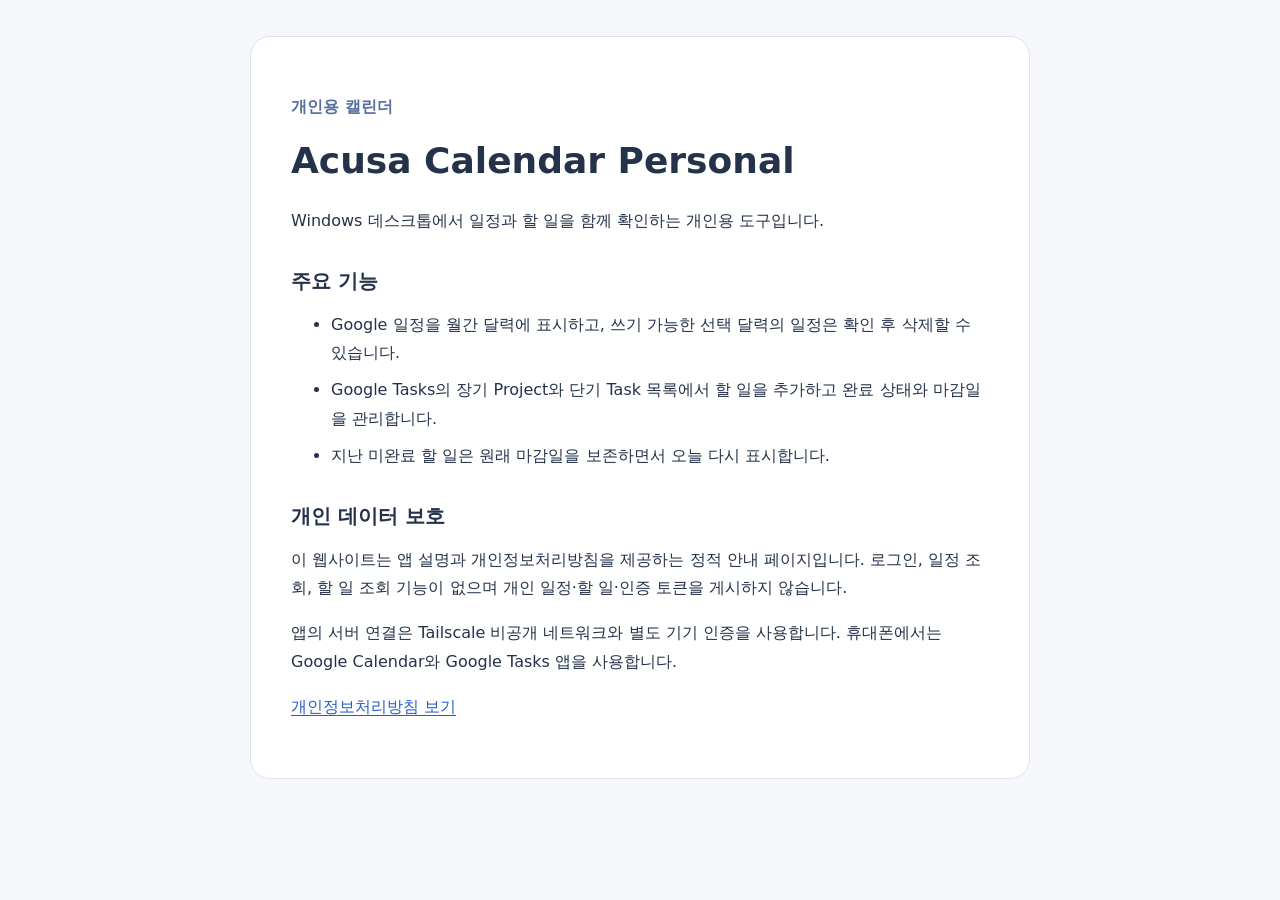
<file: index.html>
<!doctype html>
<html lang="ko">
<meta charset="utf-8">
<meta name="viewport" content="width=device-width,initial-scale=1">
<title>Acusa Calendar Personal</title>
<link rel="stylesheet" href="style.css">
<main>
  <p class="label">개인용 캘린더</p>
  <h1>Acusa Calendar Personal</h1>
  <p>Windows 데스크톱에서 일정과 할 일을 함께 확인하는 개인용 도구입니다.</p>
  <h2>주요 기능</h2>
  <ul>
    <li>Google 일정을 월간 달력에 표시하고, 쓰기 가능한 선택 달력의 일정은 확인 후 삭제할 수 있습니다.</li>
    <li>Google Tasks의 장기 Project와 단기 Task 목록에서 할 일을 추가하고 완료 상태와 마감일을 관리합니다.</li>
    <li>지난 미완료 할 일은 원래 마감일을 보존하면서 오늘 다시 표시합니다.</li>
  </ul>
  <h2>개인 데이터 보호</h2>
  <p>이 웹사이트는 앱 설명과 개인정보처리방침을 제공하는 정적 안내 페이지입니다. 로그인, 일정 조회, 할 일 조회 기능이 없으며 개인 일정·할 일·인증 토큰을 게시하지 않습니다.</p>
  <p>앱의 서버 연결은 Tailscale 비공개 네트워크와 별도 기기 인증을 사용합니다. 휴대폰에서는 Google Calendar와 Google Tasks 앱을 사용합니다.</p>
  <p><a href="privacy.html">개인정보처리방침 보기</a></p>
</main>
</html>
</file>
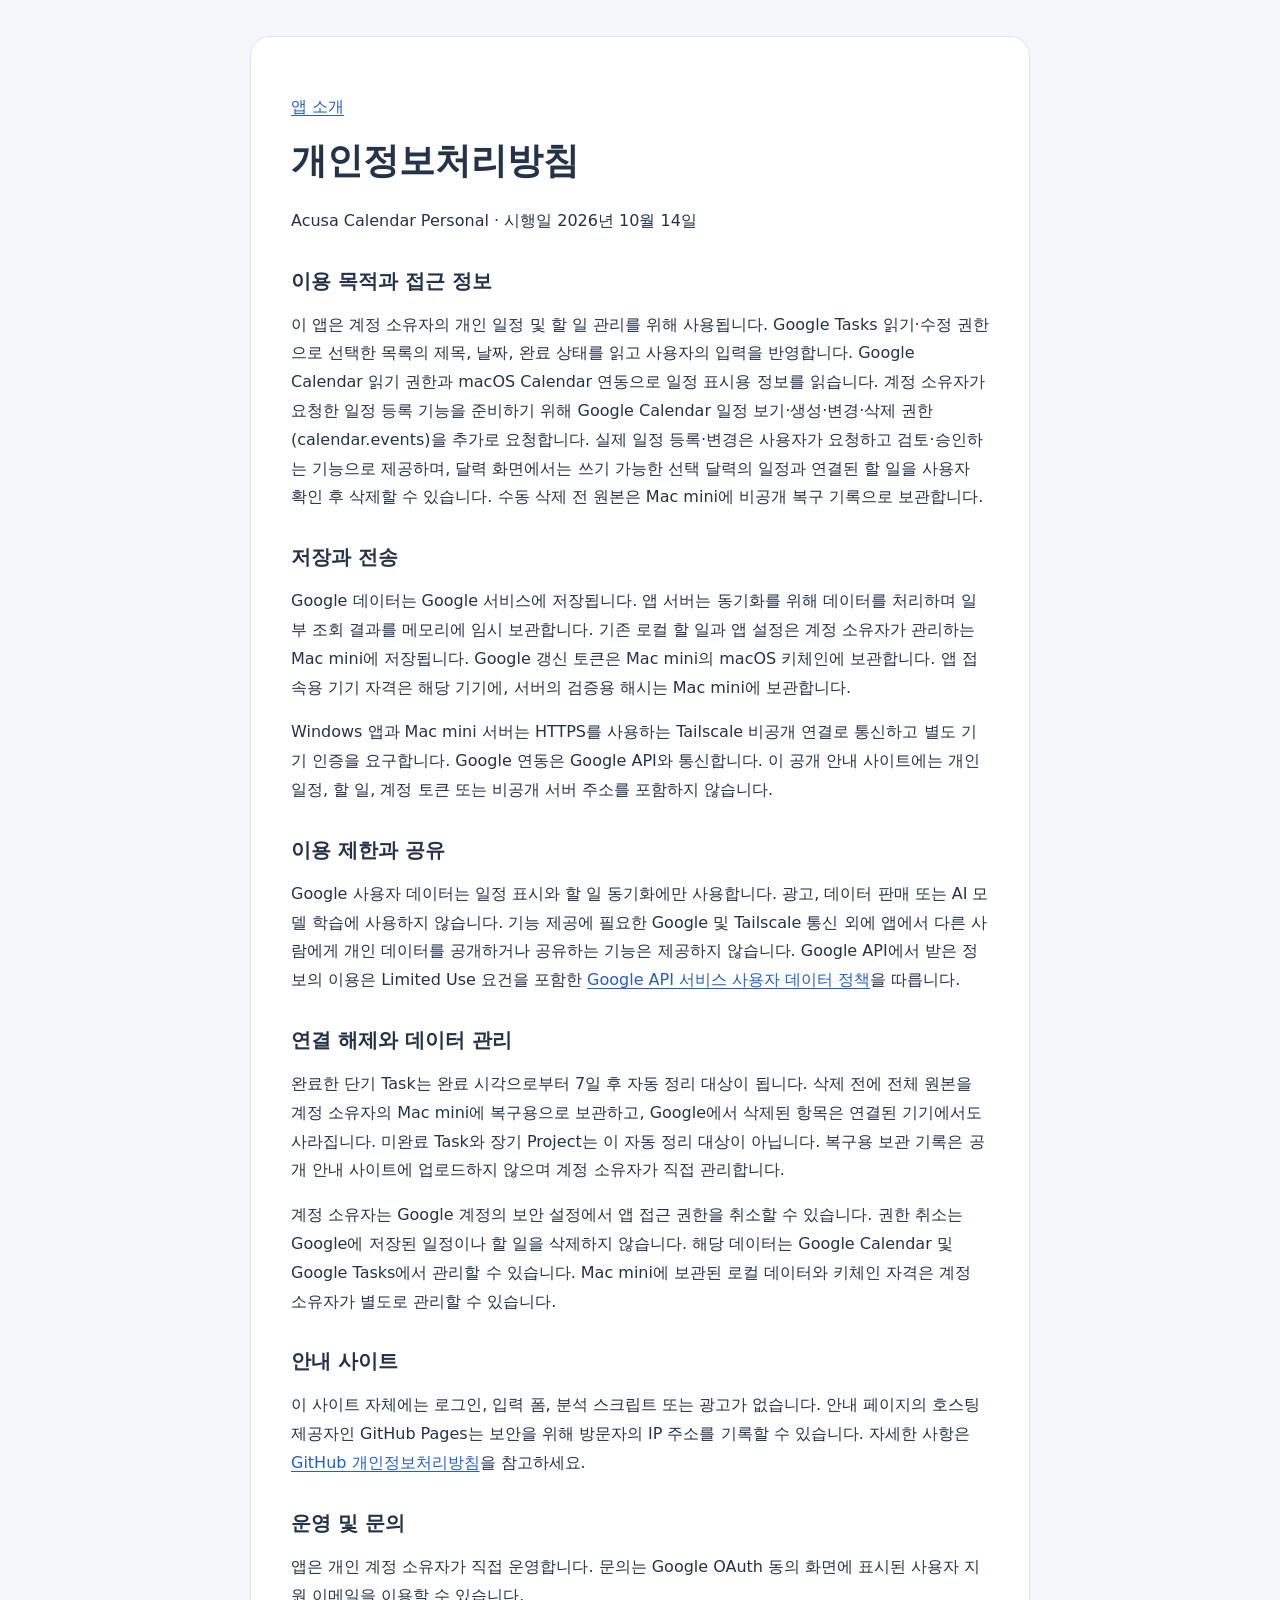
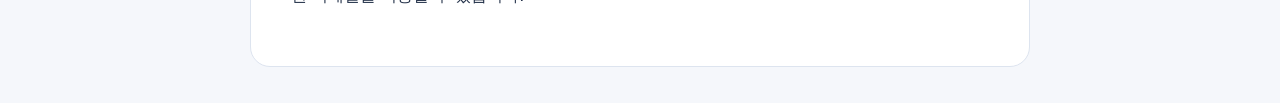
<file: privacy.html>
<!doctype html>
<html lang="ko">
<meta charset="utf-8">
<meta name="viewport" content="width=device-width,initial-scale=1">
<title>개인정보처리방침 · Acusa Calendar Personal</title>
<link rel="stylesheet" href="style.css">
<main>
  <p><a href="index.html">앱 소개</a></p>
  <h1>개인정보처리방침</h1>
  <p>Acusa Calendar Personal · 시행일 2026년 10월 14일</p>
  <h2>이용 목적과 접근 정보</h2>
  <p>이 앱은 계정 소유자의 개인 일정 및 할 일 관리를 위해 사용됩니다. Google Tasks 읽기·수정 권한으로 선택한 목록의 제목, 날짜, 완료 상태를 읽고 사용자의 입력을 반영합니다. Google Calendar 읽기 권한과 macOS Calendar 연동으로 일정 표시용 정보를 읽습니다. 계정 소유자가 요청한 일정 등록 기능을 준비하기 위해 Google Calendar 일정 보기·생성·변경·삭제 권한(calendar.events)을 추가로 요청합니다. 실제 일정 등록·변경은 사용자가 요청하고 검토·승인하는 기능으로 제공하며, 달력 화면에서는 쓰기 가능한 선택 달력의 일정과 연결된 할 일을 사용자 확인 후 삭제할 수 있습니다. 수동 삭제 전 원본은 Mac mini에 비공개 복구 기록으로 보관합니다.</p>
  <h2>저장과 전송</h2>
  <p>Google 데이터는 Google 서비스에 저장됩니다. 앱 서버는 동기화를 위해 데이터를 처리하며 일부 조회 결과를 메모리에 임시 보관합니다. 기존 로컬 할 일과 앱 설정은 계정 소유자가 관리하는 Mac mini에 저장됩니다. Google 갱신 토큰은 Mac mini의 macOS 키체인에 보관합니다. 앱 접속용 기기 자격은 해당 기기에, 서버의 검증용 해시는 Mac mini에 보관합니다.</p>
  <p>Windows 앱과 Mac mini 서버는 HTTPS를 사용하는 Tailscale 비공개 연결로 통신하고 별도 기기 인증을 요구합니다. Google 연동은 Google API와 통신합니다. 이 공개 안내 사이트에는 개인 일정, 할 일, 계정 토큰 또는 비공개 서버 주소를 포함하지 않습니다.</p>
  <h2>이용 제한과 공유</h2>
  <p>Google 사용자 데이터는 일정 표시와 할 일 동기화에만 사용합니다. 광고, 데이터 판매 또는 AI 모델 학습에 사용하지 않습니다. 기능 제공에 필요한 Google 및 Tailscale 통신 외에 앱에서 다른 사람에게 개인 데이터를 공개하거나 공유하는 기능은 제공하지 않습니다. Google API에서 받은 정보의 이용은 Limited Use 요건을 포함한 <a href="https://developers.google.com/terms/api-services-user-data-policy">Google API 서비스 사용자 데이터 정책</a>을 따릅니다.</p>
  <h2>연결 해제와 데이터 관리</h2>
  <p>완료한 단기 Task는 완료 시각으로부터 7일 후 자동 정리 대상이 됩니다. 삭제 전에 전체 원본을 계정 소유자의 Mac mini에 복구용으로 보관하고, Google에서 삭제된 항목은 연결된 기기에서도 사라집니다. 미완료 Task와 장기 Project는 이 자동 정리 대상이 아닙니다. 복구용 보관 기록은 공개 안내 사이트에 업로드하지 않으며 계정 소유자가 직접 관리합니다.</p>
  <p>계정 소유자는 Google 계정의 보안 설정에서 앱 접근 권한을 취소할 수 있습니다. 권한 취소는 Google에 저장된 일정이나 할 일을 삭제하지 않습니다. 해당 데이터는 Google Calendar 및 Google Tasks에서 관리할 수 있습니다. Mac mini에 보관된 로컬 데이터와 키체인 자격은 계정 소유자가 별도로 관리할 수 있습니다.</p>
  <h2>안내 사이트</h2>
  <p>이 사이트 자체에는 로그인, 입력 폼, 분석 스크립트 또는 광고가 없습니다. 안내 페이지의 호스팅 제공자인 GitHub Pages는 보안을 위해 방문자의 IP 주소를 기록할 수 있습니다. 자세한 사항은 <a href="https://docs.github.com/en/site-policy/privacy-policies/github-general-privacy-statement">GitHub 개인정보처리방침</a>을 참고하세요.</p>
  <h2>운영 및 문의</h2>
  <p>앱은 개인 계정 소유자가 직접 운영합니다. 문의는 Google OAuth 동의 화면에 표시된 사용자 지원 이메일을 이용할 수 있습니다.</p>
</main>
</html>
</file>
<file: style.css>
:root{color-scheme:light;font-family:system-ui,-apple-system,"Segoe UI",sans-serif;color:#24324a;background:#f5f7fb}
*{box-sizing:border-box}body{margin:0;padding:36px 20px}main{max-width:780px;margin:auto;padding:40px;background:white;border:1px solid #dde4ef;border-radius:20px}h1{font-size:clamp(26px,5vw,36px);line-height:1.25;margin:12px 0 24px}h2{font-size:20px;margin:32px 0 12px}p,li{line-height:1.8}li{margin:8px 0}.label{color:#566f9e;font-weight:600}a{color:#245dcc;text-underline-offset:3px}a:focus-visible{outline:3px solid #245dcc;outline-offset:4px}@media(max-width:540px){body{padding:16px}main{padding:24px}}
</file>
